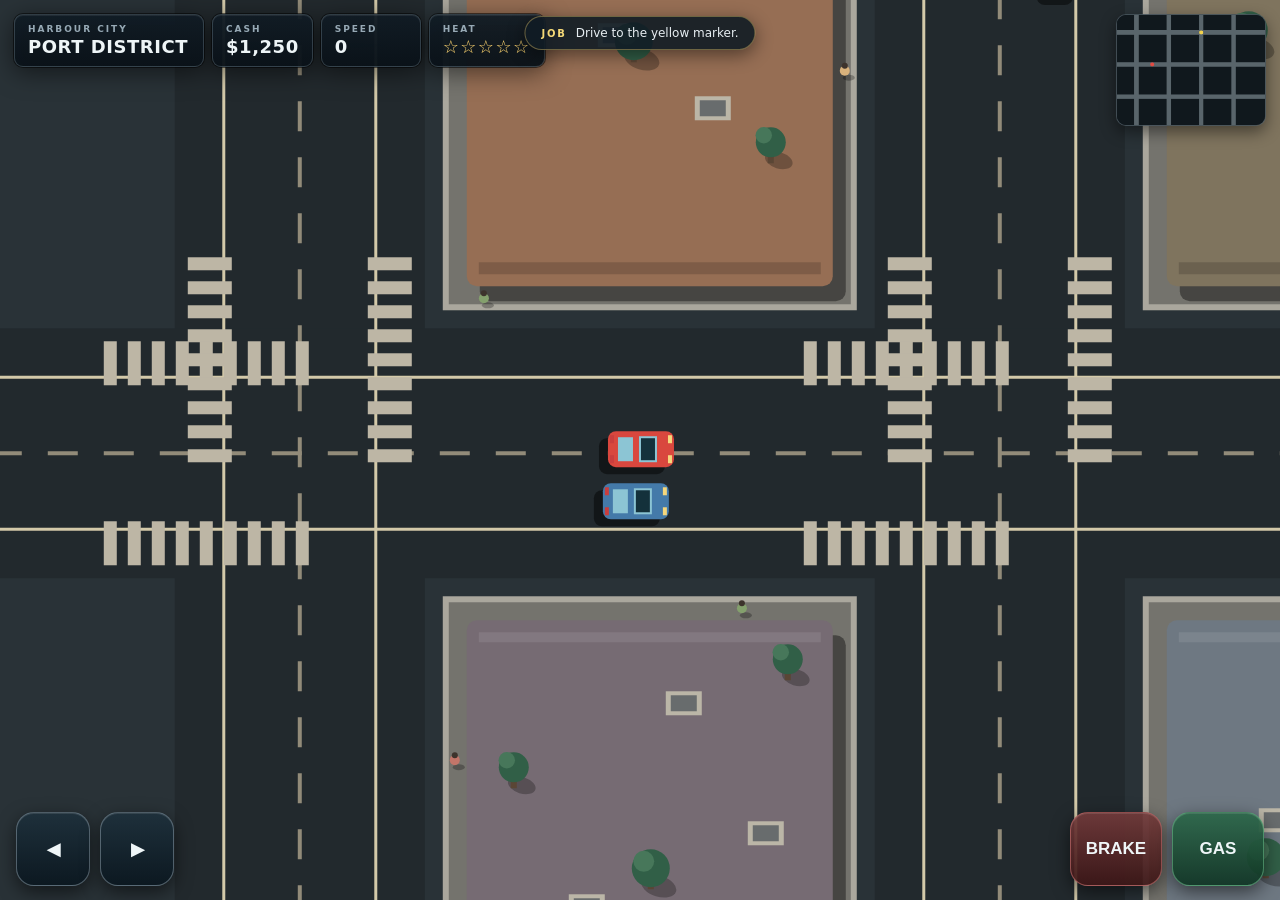
<file: gta2-proof/index.html>
<!doctype html>
<html lang="en">
<head>
<meta charset="utf-8">
<meta name="viewport" content="width=device-width,initial-scale=1,maximum-scale=1,user-scalable=no,viewport-fit=cover">
<meta name="apple-mobile-web-app-capable" content="yes">
<meta name="theme-color" content="#0c1117">
<title>Harbour City — Top Down Proof</title>
<link rel="stylesheet" href="style.css?v=5">
</head>
<body>
<div id="rotate"><b>ROTATE TO LANDSCAPE</b><span>This proof is designed for landscape play.</span></div>
<main id="app">
  <canvas id="game"></canvas>
  <header class="hud">
    <section class="brand"><small>HARBOUR CITY</small><b>PORT DISTRICT</b></section>
    <section class="stat"><span>CASH</span><b id="cash">$1,250</b></section>
    <section class="stat"><span>SPEED</span><b id="speed">0</b></section>
    <section class="stat wanted"><span>HEAT</span><b id="wanted">☆☆☆☆☆</b></section>
  </header>
  <div class="objective" id="objective"><b>JOB</b><span>Drive to the yellow marker.</span></div>
  <div class="minimap"><canvas id="map"></canvas></div>
  <div class="controls" aria-label="Touch driving controls">
    <div class="steer"><button id="left">◀</button><button id="right">▶</button></div>
    <div class="pedals"><button id="brake">BRAKE</button><button id="gas">GAS</button></div>
  </div>
  <div class="toast" id="toast"></div>
</main>
<script src="game-v5.js?v=5"></script>
</body>
</html>
</file>
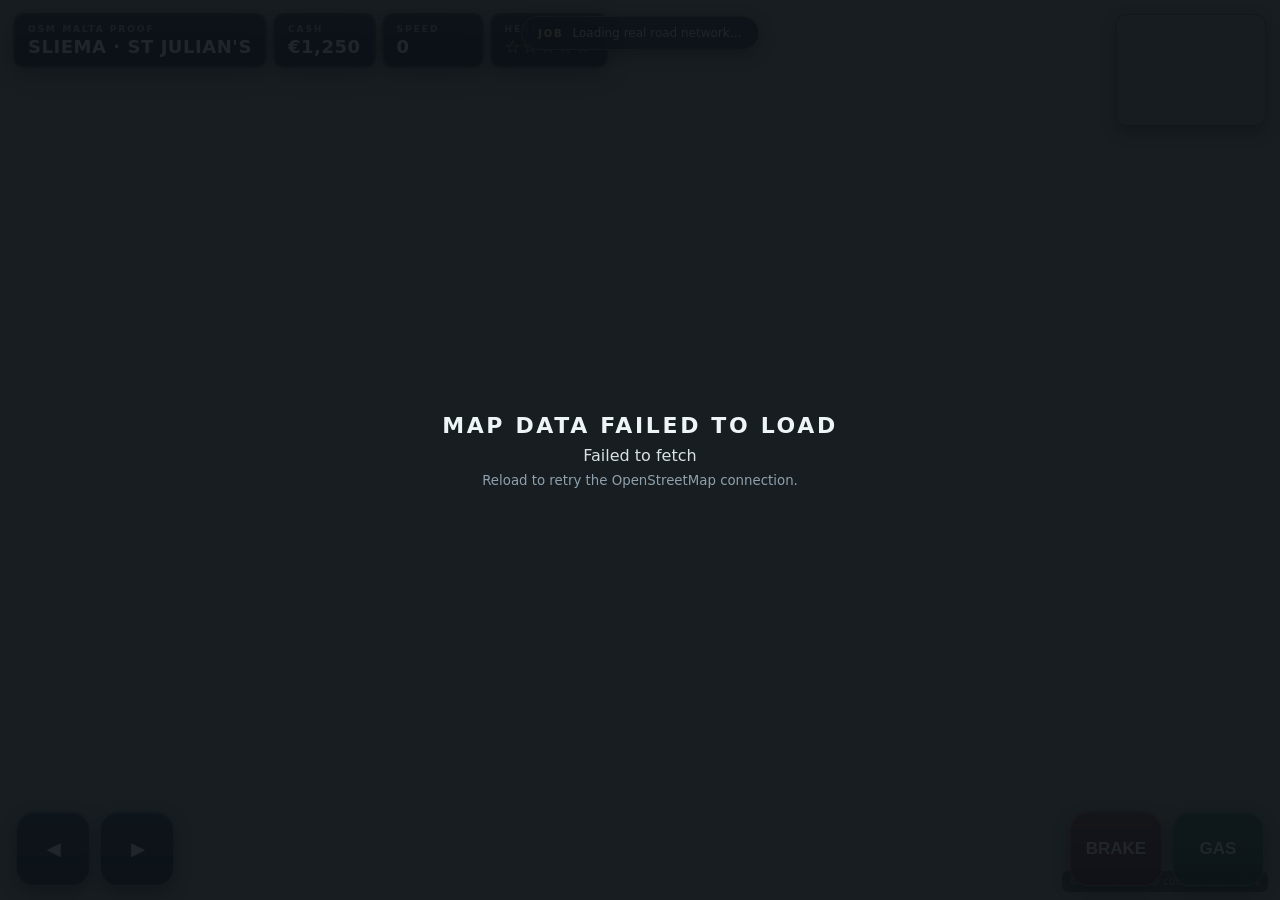
<file: malta-proof/index.html>
<!doctype html>
<html lang="en">
<head>
<meta charset="utf-8">
<meta name="viewport" content="width=device-width,initial-scale=1,maximum-scale=1,user-scalable=no,viewport-fit=cover">
<meta name="apple-mobile-web-app-capable" content="yes">
<meta name="theme-color" content="#0c1117">
<title>Harbour City Malta — OSM Proof</title>
<link rel="stylesheet" href="../gta2-proof/style.css?v=6">
<style>
#loading{position:absolute;inset:0;z-index:20;display:flex;flex-direction:column;align-items:center;justify-content:center;gap:8px;background:#0b1117e8;text-align:center;padding:24px}#loading b{font-size:22px;letter-spacing:.12em}#loading span{color:#d7e1e6}#loading small{color:#8fa1ac;max-width:520px}.osm-credit{position:absolute;right:max(12px,env(safe-area-inset-right));bottom:max(8px,env(safe-area-inset-bottom));z-index:4;font-size:10px;color:#d7e1e6aa;background:#0b111799;padding:5px 7px;border-radius:6px;pointer-events:none}
</style>
</head>
<body>
<div id="rotate"><b>ROTATE TO LANDSCAPE</b><span>This proof is designed for landscape play.</span></div>
<main id="app">
  <canvas id="game"></canvas>
  <div id="loading"><b>LOADING REAL MALTA</b><span>Fetching Sliema–St Julian’s streets and buildings from OpenStreetMap…</span><small>This version uses actual map geometry, not a hand-drawn approximation.</small></div>
  <header class="hud">
    <section class="brand"><small>OSM MALTA PROOF</small><b>SLIEMA · ST JULIAN'S</b></section>
    <section class="stat"><span>CASH</span><b id="cash">€1,250</b></section>
    <section class="stat"><span>SPEED</span><b id="speed">0</b></section>
    <section class="stat wanted"><span>HEAT</span><b id="wanted">☆☆☆☆☆</b></section>
  </header>
  <div class="objective" id="objective"><b>JOB</b><span>Loading real road network…</span></div>
  <div class="minimap"><canvas id="map"></canvas></div>
  <div class="controls" aria-label="Touch driving controls">
    <div class="steer"><button id="left">◀</button><button id="right">▶</button></div>
    <div class="pedals"><button id="brake">BRAKE</button><button id="gas">GAS</button></div>
  </div>
  <div class="toast" id="toast"></div>
  <div class="osm-credit">© OpenStreetMap contributors · ODbL</div>
</main>
<script src="game-v4.js?v=4"></script>
</body>
</html>
</file>
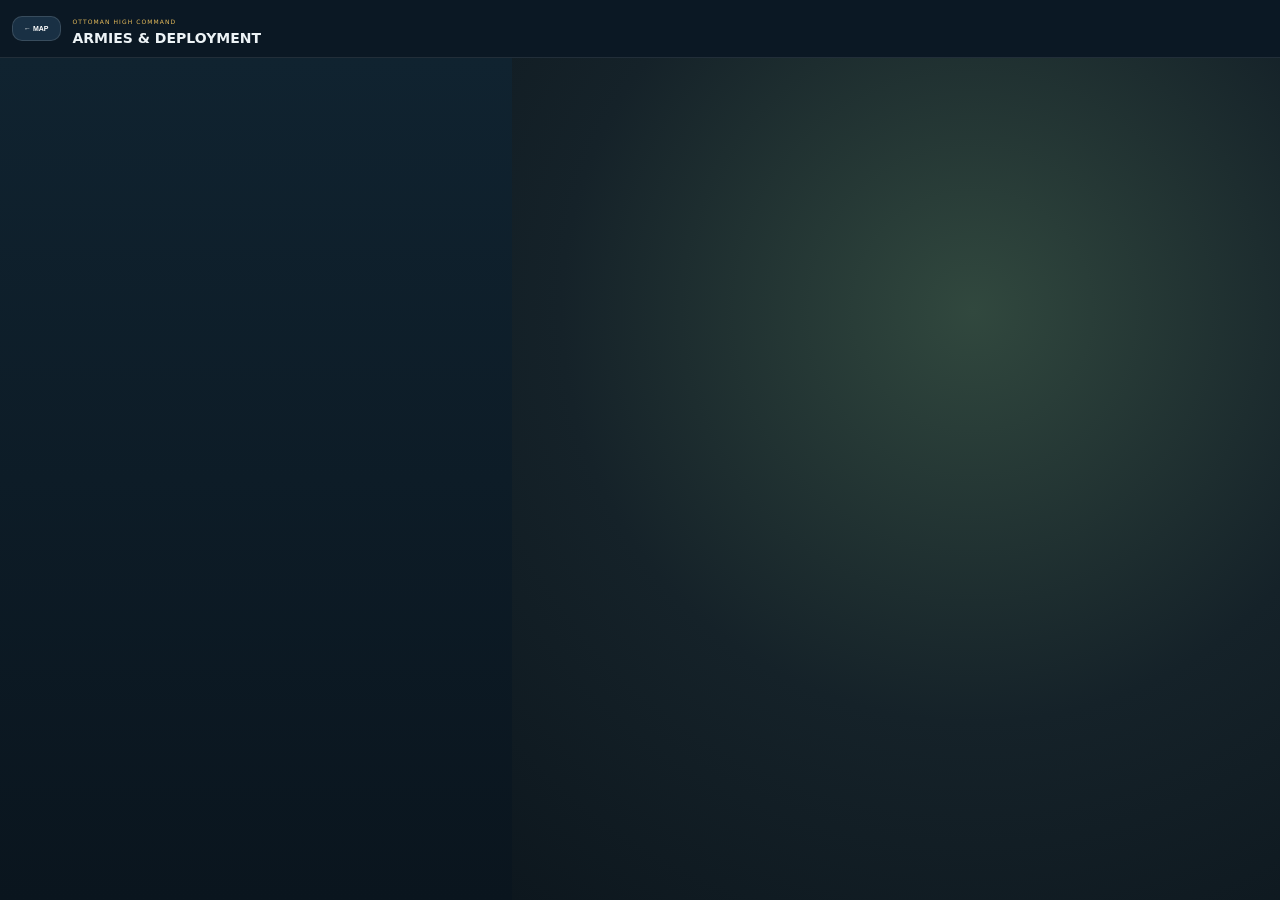
<file: army.html>
<!doctype html><html><head><meta charset="UTF-8"><meta name="viewport" content="width=device-width,initial-scale=1,maximum-scale=1,user-scalable=no,viewport-fit=cover"><meta name="apple-mobile-web-app-capable" content="yes"><title>Chronicle Defence — Armies</title><link rel="stylesheet" href="army.css?v=11"></head><body><header><button id="back">← MAP</button><div><small>OTTOMAN HIGH COMMAND</small><h1>ARMIES & DEPLOYMENT</h1></div><div id="summary"></div></header><main><section id="army-list"></section><aside><div id="army-detail"></div></aside></main><div id="toast"></div><script type="module" src="src/army-ui.js?v=11"></script></body></html>
</file>
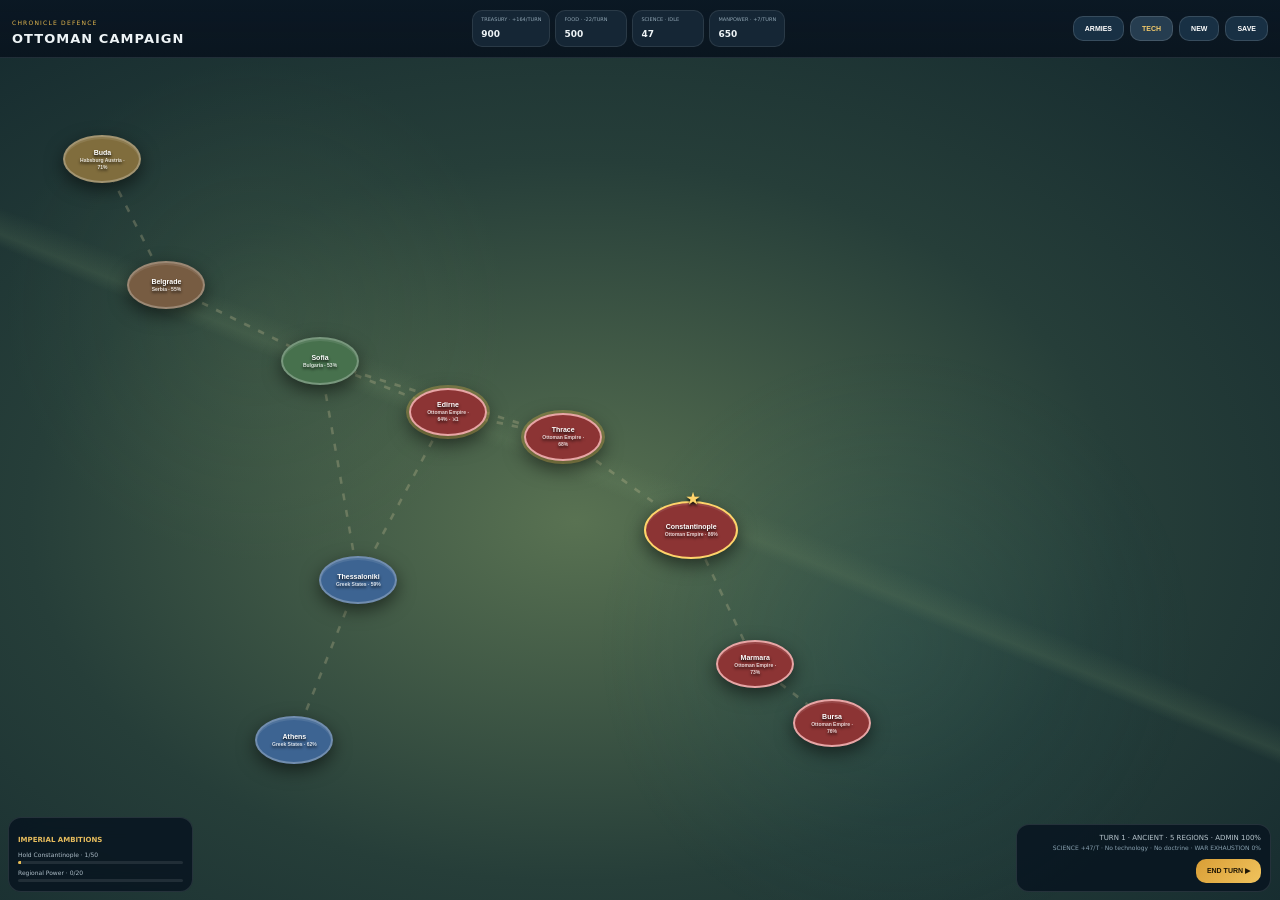
<file: campaign-battle.html>
<!doctype html><html><head><meta charset="UTF-8"><meta http-equiv="Cache-Control" content="no-cache, no-store, must-revalidate"><meta name="viewport" content="width=device-width,initial-scale=1,maximum-scale=1,user-scalable=no,viewport-fit=cover"><meta name="apple-mobile-web-app-capable" content="yes"><title>Chronicle Defence — Battle</title><link rel="stylesheet" href="campaign-battle.css?v=8"></head><body><div id="rotate"><b>↻</b><strong>TURN TO LANDSCAPE</strong></div><main><header><div class="battle-id"><small>CAMPAIGN BATTLE</small><h1 id="battle-title">ASSAULT</h1></div><div class="hud"><div><span>GOLD</span><b id="gold">0</b></div><div><span>BASE</span><b id="lives">20</b></div><div><span>WAVE</span><b id="wave">0 / 12</b></div><div><span>ERA</span><b id="era-name">—</b></div></div><button id="retreat">RETREAT</button></header><section class="stage"><canvas id="battle" width="960" height="600"></canvas><div class="mission"><b id="region-name">—</b><span id="msg">Drag a defence onto open terrain.</span></div><div class="arsenal open"><button id="arsenal-toggle"><span>ARSENAL</span><b>⌄</b></button><div id="arsenal-list"></div></div><div id="drag-tip">DRAG TO DEPLOY</div><div id="tower-panel" class="tower-panel"><button id="tower-close">×</button><div id="tower-info"></div><div id="upgrade-actions"></div><button id="sell-tower" class="sell">SELL</button></div><div class="commands"><button id="start-wave">START WAVE ▶</button></div><div id="result" class="result"><h2 id="result-title"></h2><p id="result-text"></p><button id="return-map">RETURN TO CAMPAIGN</button></div></section></main><script type="module" src="src/campaign-battle.js?v=8"></script></body></html>
</file>
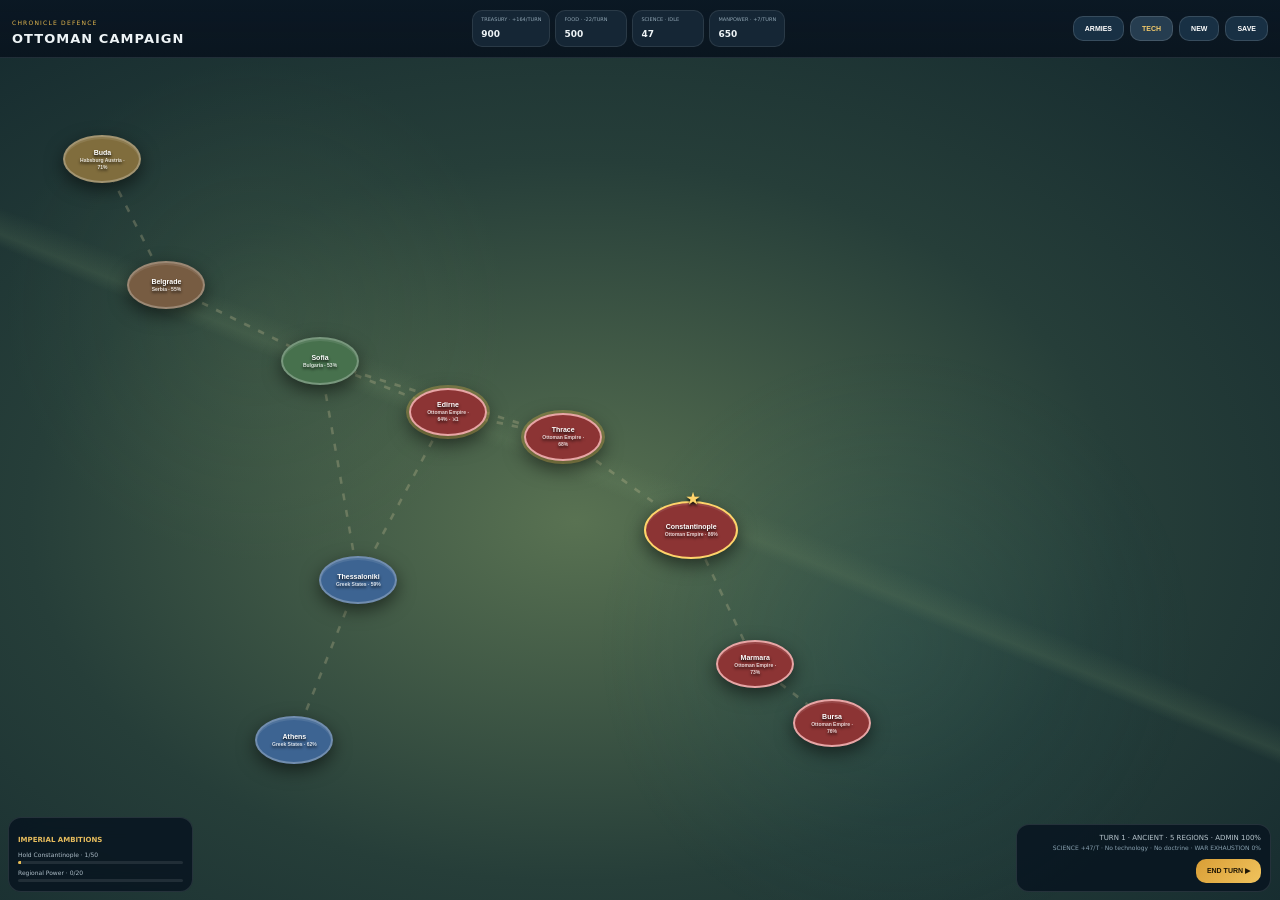
<file: campaign.html>
<!doctype html><html><head><meta charset="UTF-8"><meta http-equiv="Cache-Control" content="no-cache, no-store, must-revalidate"><meta http-equiv="Pragma" content="no-cache"><meta http-equiv="Expires" content="0"><meta name="viewport" content="width=device-width,initial-scale=1,maximum-scale=1,user-scalable=no,viewport-fit=cover"><meta name="apple-mobile-web-app-capable" content="yes"><title>Chronicle Defence — Campaign</title><link rel="stylesheet" href="campaign.css?v=11"></head><body><div id="rotate"><b>↻</b><strong>TURN TO LANDSCAPE</strong></div><main><header><div><small>CHRONICLE DEFENCE</small><h1>OTTOMAN CAMPAIGN</h1></div><div id="resources"></div><button id="army">ARMIES</button><button id="tech">TECH</button><button id="new-campaign">NEW</button><button id="save">SAVE</button></header><section class="map"><svg id="links" viewBox="0 0 1000 600" preserveAspectRatio="none"></svg><div id="regions"></div><aside id="detail"><button id="close">×</button><div id="detail-body"></div></aside><aside id="tech-panel"><div class="tech-head"><div><small>CIVILIZATION RESEARCH</small><h2 id="tech-era">ANCIENT AGE</h2></div><button id="tech-close">×</button></div><div id="era-progress"></div><div id="tech-tree"></div></aside><div class="objectives"><b>IMPERIAL AMBITIONS</b><div id="objectives"></div></div><div class="turnbox"><div id="turn"></div><button id="end-turn">END TURN ▶</button></div><div id="event"></div></section></main><script type="module" src="src/campaign-ui.js?v=11"></script></body></html>
</file>
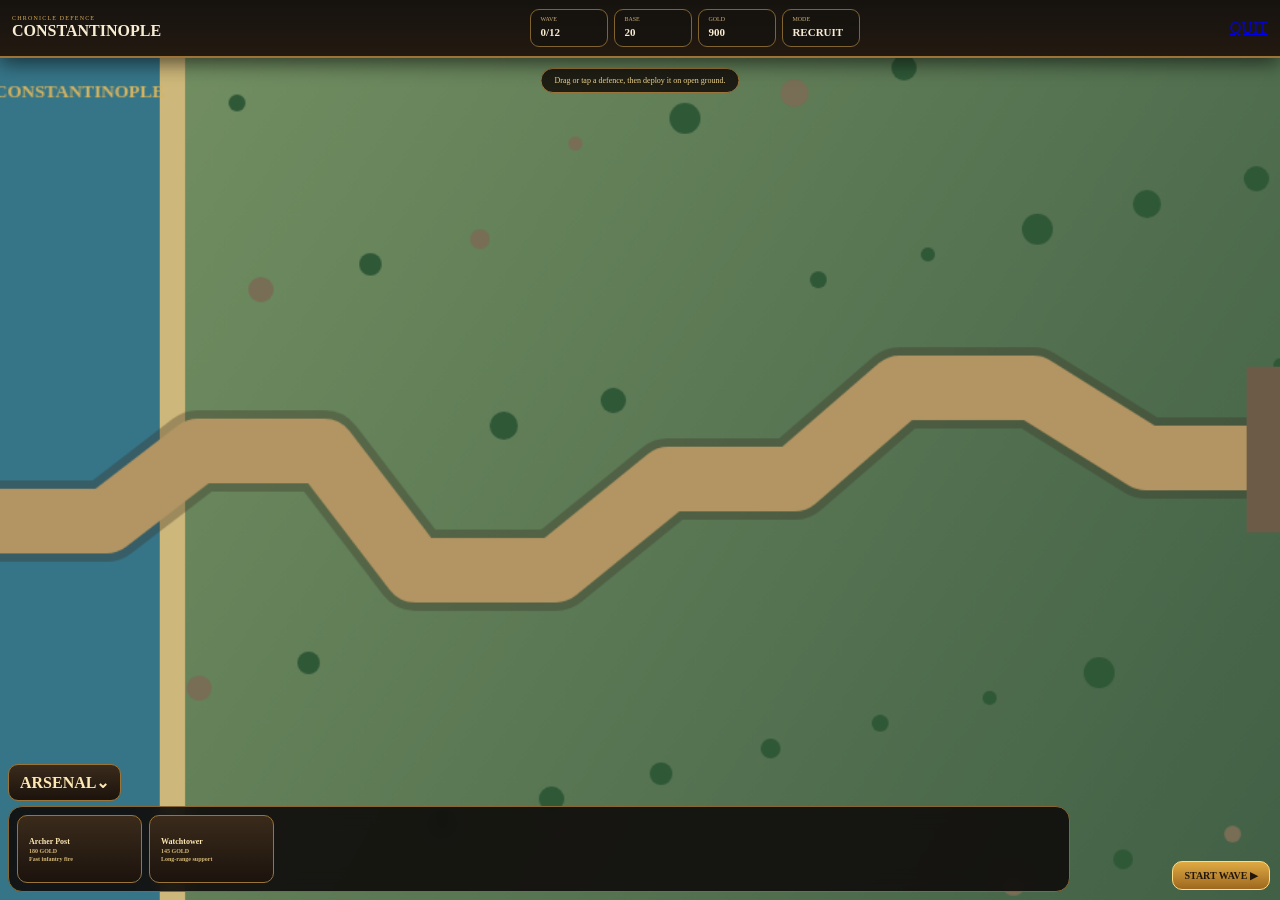
<file: ottoman-battle.html>
<!doctype html><html><head><meta charset="UTF-8"><meta http-equiv="Cache-Control" content="no-cache, no-store, must-revalidate"><meta name="viewport" content="width=device-width,initial-scale=1,maximum-scale=1,user-scalable=no,viewport-fit=cover"><meta name="apple-mobile-web-app-capable" content="yes"><meta name="theme-color" content="#0d1510"><title>Chronicle Defence — Battle</title><link rel="stylesheet" href="ottoman-battle.css?v=4"></head><body><div id="rotate"><b>↻</b><strong>TURN TO LANDSCAPE</strong></div><main><header><div><small>CHRONICLE DEFENCE</small><h1 id="battle-name">OTTOMAN BATTLE</h1></div><div class="hud"><div><span>WAVE</span><b id="wave">0/12</b></div><div><span>BASE</span><b id="lives">20</b></div><div><span>GOLD</span><b id="gold">0</b></div><div><span>MODE</span><b id="mode">RECRUIT</b></div></div><a id="quit" href="index.html?v=4&screen=maps">QUIT</a></header><section class="stage"><canvas id="battle" width="960" height="600"></canvas><div id="mission" class="mission">Loading battlefield…</div><div class="arsenal open"><button id="arsenal-toggle">ARSENAL⌄</button><div id="arsenal-list"></div></div><aside id="tower-panel"><button id="tower-close">×</button><div id="tower-info"></div><div id="upgrades"></div><button id="sell">SELL</button></aside><div class="commands"><button id="start-wave">START WAVE ▶</button></div><div id="result"><h2 id="result-title"></h2><p id="result-text"></p><a id="return-home" href="index.html?v=4&screen=maps">RETURN TO MAPS</a></div><div id="startup-error" style="display:none;position:absolute;inset:20% 15%;z-index:50;background:#160d0df2;border:2px solid #b88a45;border-radius:18px;padding:24px;color:#ffe9b0;font-family:Georgia,serif"><h2>BATTLE FAILED TO START</h2><p id="startup-error-text"></p><a href="index.html?v=4&screen=maps" style="display:inline-block;margin-top:12px;padding:10px 16px;background:#315e2f;border:1px solid #d3a34b;border-radius:10px;color:#fff0b0;text-decoration:none">RETURN TO MAPS</a></div></section></main><script>window.addEventListener('error',function(e){var box=document.getElementById('startup-error'),txt=document.getElementById('startup-error-text');if(box&&txt){txt.textContent=e.message||'Unknown startup error';box.style.display='block';}});window.addEventListener('unhandledrejection',function(e){var box=document.getElementById('startup-error'),txt=document.getElementById('startup-error-text');if(box&&txt){txt.textContent=(e.reason&&e.reason.message)||String(e.reason||'Unknown startup error');box.style.display='block';}});</script><script type="module" src="src/ottoman-battle.js?v=4"></script></body></html>
</file>
<file: gta2-proof/style.css>
*{box-sizing:border-box}html,body{margin:0;width:100%;height:100%;overflow:hidden;background:#0b1117;font-family:Inter,ui-sans-serif,system-ui,-apple-system,BlinkMacSystemFont,"Segoe UI",sans-serif;color:#eef5f7;touch-action:none}body{overscroll-behavior:none}#app{position:fixed;inset:0;background:#0b1117}canvas#game{position:absolute;inset:0;width:100%;height:100%;display:block;background:#24323b}.hud{position:absolute;top:max(14px,env(safe-area-inset-top));left:max(14px,env(safe-area-inset-left));display:flex;gap:8px;z-index:5;filter:drop-shadow(0 5px 12px #0008)}.hud section{background:linear-gradient(180deg,#111c25f2,#0a1219f2);border:1px solid #7d8f9b55;box-shadow:inset 0 1px 0 #ffffff12,0 0 0 1px #0008;border-radius:9px;padding:9px 13px;min-width:100px}.hud .brand{min-width:190px}.hud small,.hud span{display:block;font-size:9px;letter-spacing:.22em;color:#97a9b5;font-weight:700}.hud b{display:block;margin-top:2px;font-size:18px;letter-spacing:.03em}.hud .wanted b{letter-spacing:.08em;color:#ffd670}.objective{position:absolute;left:50%;top:max(16px,env(safe-area-inset-top));transform:translateX(-50%);z-index:5;background:#111c25e8;border:1px solid #e8c96966;border-radius:999px;padding:9px 16px;display:flex;gap:9px;align-items:center;box-shadow:0 5px 18px #0007}.objective b{font-size:10px;letter-spacing:.18em;color:#f5d977}.objective span{font-size:12px;color:#e7eef2}.minimap{position:absolute;right:max(14px,env(safe-area-inset-right));top:max(14px,env(safe-area-inset-top));width:150px;height:112px;z-index:5;border:1px solid #8ea0aa66;border-radius:10px;background:#091118cc;box-shadow:0 6px 16px #0007;overflow:hidden}.minimap canvas{width:100%;height:100%;display:block}.controls{position:absolute;left:0;right:0;bottom:max(14px,env(safe-area-inset-bottom));z-index:6;display:flex;justify-content:space-between;padding:0 max(16px,env(safe-area-inset-left));pointer-events:none}.controls>div{display:flex;gap:10px;pointer-events:auto}.controls button{appearance:none;border:1px solid #a7bac66c;background:linear-gradient(180deg,#1e303cee,#0b1720ee);color:#eff6f8;border-radius:18px;min-width:74px;height:74px;font-weight:800;font-size:17px;box-shadow:inset 0 1px 0 #ffffff1a,0 6px 18px #0008}.controls button:active,.controls button.active{transform:translateY(2px);background:linear-gradient(180deg,#385365,#142a37);border-color:#d8e8ef99}.pedals #gas{min-width:92px;background:linear-gradient(180deg,#2c6749ee,#103524ee);border-color:#6fc18e88}.pedals #brake{min-width:92px;background:linear-gradient(180deg,#713a3aee,#3d1717ee);border-color:#d7797988}.toast{position:absolute;left:50%;bottom:118px;transform:translateX(-50%) translateY(10px);z-index:7;background:#0c151dcc;border:1px solid #c7d5dc55;color:#fff;border-radius:9px;padding:10px 14px;opacity:0;transition:.18s ease;pointer-events:none;font-weight:700;font-size:12px;box-shadow:0 6px 16px #0007}.toast.show{opacity:1;transform:translateX(-50%) translateY(0)}#rotate{display:none;position:fixed;inset:0;z-index:30;background:#0b1117;color:#fff;align-items:center;justify-content:center;flex-direction:column;gap:8px;text-align:center}#rotate b{font-size:22px}#rotate span{color:#97a9b5}@media(orientation:portrait){#rotate{display:flex}}@media(max-width:920px){.hud section{min-width:80px;padding:7px 10px}.hud .brand{min-width:156px}.hud b{font-size:15px}.minimap{width:118px;height:88px}.objective{top:82px}.controls button{min-width:66px;height:66px}.pedals #gas,.pedals #brake{min-width:76px}}
</file>
<file: army.css>
*{box-sizing:border-box;-webkit-tap-highlight-color:transparent}html,body{margin:0;width:100%;height:100%;overflow:hidden;background:#07111a;color:#edf3f6;font-family:Inter,system-ui,sans-serif}header{height:58px;display:flex;align-items:center;gap:12px;padding:8px max(12px,env(safe-area-inset-right)) 8px max(12px,env(safe-area-inset-left));background:#0b1824;border-bottom:1px solid #ffffff18}header h1{font-size:14px;margin:2px 0}header small{font-size:6px;letter-spacing:.18em;color:#e8bd5b}button{border:1px solid #ffffff22;background:#193044;color:#fff;border-radius:10px;padding:8px 11px;font-size:7px;font-weight:800}#summary{margin-left:auto;font-size:7px;color:#9fb1bc}main{display:grid;grid-template-columns:40% 60%;height:calc(100% - 58px)}#army-list{padding:12px;overflow:auto;background:linear-gradient(180deg,#102330,#0a151e)}aside{padding:12px;overflow:auto;background:radial-gradient(circle at 60% 30%,#31483e,#152229 55%,#0d171e)}.army-card{width:100%;text-align:left;padding:12px;margin-bottom:9px;background:#142936;border:1px solid #ffffff18;border-radius:14px}.army-card.active{border-color:#d7ad4d}.army-card b{display:block;font-size:10px}.army-card span{font-size:6px;color:#9fb0bb}.panel{padding:14px;border-radius:16px;background:#0b1924e8;border:1px solid #ffffff1c}.panel h2{margin:0 0 4px;font-size:18px}.meta{font-size:7px;color:#a9bbc5;margin-bottom:10px}.unit-grid{display:grid;grid-template-columns:1fr 1fr;gap:7px}.unit{padding:9px;border-radius:10px;background:#142734;border:1px solid #ffffff16}.unit b{display:block;font-size:8px}.unit span{font-size:6px;color:#9db0bc}.queue{margin-top:10px}.queue h3,.recruit h3,.move h3{font-size:8px;color:#e6bd5d;letter-spacing:.1em}.recruit-list{display:grid;grid-template-columns:1fr 1fr;gap:6px}.recruit-list button{text-align:left}.recruit-list button span{display:block;font-size:5.5px;color:#a8bac5}.move-list{display:flex;flex-wrap:wrap;gap:6px}.bar{height:5px;border-radius:5px;background:#ffffff14;overflow:hidden;margin-top:4px}.bar i{display:block;height:100%;background:#d9ad4d}#toast{position:fixed;left:50%;bottom:12px;transform:translateX(-50%) translateY(20px);opacity:0;background:#091722e8;border:1px solid #ffffff22;border-radius:14px;padding:9px 14px;font-size:7px;transition:.2s}#toast.show{opacity:1;transform:translateX(-50%)}@media(max-height:430px){header{height:48px}main{height:calc(100% - 48px)}.panel{padding:9px}.unit{padding:6px}.army-card{padding:8px}.panel h2{font-size:14px}}
</file>
<file: campaign-battle.css>
*{box-sizing:border-box;-webkit-tap-highlight-color:transparent}html,body{margin:0;width:100%;height:100%;overflow:hidden;background:#071018;color:#f6f3e9;font-family:Inter,system-ui,sans-serif;touch-action:none}button{font:inherit}header{height:54px;position:fixed;z-index:30;top:0;left:0;right:0;display:flex;align-items:center;gap:10px;padding:5px max(12px,env(safe-area-inset-right)) 5px max(12px,env(safe-area-inset-left));background:linear-gradient(180deg,#101c23f5,#0a141ae3);border-bottom:1px solid #ffffff16;backdrop-filter:blur(14px)}.battle-id{min-width:190px}.battle-id small{font-size:5px;letter-spacing:.19em;color:#e4b557}.battle-id h1{font-size:12px;margin:2px 0;letter-spacing:.04em}.hud{display:flex;gap:5px;margin:auto}.hud div{min-width:64px;padding:5px 8px;border-radius:11px;background:linear-gradient(180deg,#20313a,#13232c);border:1px solid #ffffff17;box-shadow:inset 0 1px #ffffff0d}.hud span{display:block;font-size:5px;color:#9baab0}.hud b{display:block;font-size:9px;margin-top:1px}button{border:1px solid #ffffff22;border-radius:11px;background:#19313d;color:#fff;font-weight:800;font-size:7px;padding:8px 10px}#retreat{background:linear-gradient(#74433d,#59322e)}.stage{position:fixed;inset:54px 0 0;background:#496d45;overflow:hidden}canvas{position:absolute;inset:0;width:100%;height:100%;object-fit:cover;touch-action:none}.mission{position:absolute;z-index:7;left:50%;top:8px;transform:translateX(-50%);padding:6px 11px;border-radius:14px;background:#0b171be2;border:1px solid #ffffff18;backdrop-filter:blur(9px);text-align:center;pointer-events:none}.mission b{display:block;color:#e6c16f;font-size:7px;letter-spacing:.08em}.mission span{display:block;font-size:6px;color:#c3d0d0;margin-top:2px}.arsenal{position:absolute;left:max(8px,env(safe-area-inset-left));bottom:max(8px,env(safe-area-inset-bottom));z-index:12}.arsenal>button{height:34px;min-width:112px;display:flex;justify-content:space-between;gap:15px;align-items:center;padding:0 11px;background:linear-gradient(#1f3540,#10232d);box-shadow:0 8px 20px #0007}.arsenal>button span{font-size:7px;letter-spacing:.08em}.arsenal>button b{color:#e7bc5b}#arsenal-list{display:none;position:absolute;left:0;bottom:40px;width:min(720px,76vw);padding:7px;border-radius:16px;background:#0a171de9;border:1px solid #ffffff1e;backdrop-filter:blur(15px);gap:7px;overflow-x:auto;box-shadow:0 14px 40px #0009}.arsenal.open #arsenal-list{display:flex}.tower-btn{position:relative;flex:0 0 122px;height:72px;text-align:left;padding:8px 9px 7px 42px;background:linear-gradient(145deg,#28414b,#12242d);border:1px solid #ffffff15;overflow:hidden}.tower-btn:before{content:"";position:absolute;left:8px;top:15px;width:26px;height:34px;border-radius:8px;background:radial-gradient(circle at 50% 25%,#e8d7b7 0 16%,transparent 17%),linear-gradient(90deg,transparent 40%,#253829 41% 60%,transparent 61%),linear-gradient(#5f704d,#364c39);box-shadow:0 6px 10px #0005}.tower-btn.artillery:before{height:26px;top:20px;background:linear-gradient(155deg,transparent 43%,#1c2527 44% 58%,transparent 59%),linear-gradient(#5d6649,#303c34);border-radius:9px}.tower-btn.antiarmor:before{background:linear-gradient(155deg,transparent 43%,#263033 44% 55%,transparent 56%),linear-gradient(#58644f,#33423a)}.tower-btn.active{border-color:#f1c463;box-shadow:inset 0 0 0 1px #f1c46333}.tower-btn.locked{opacity:.45}.tower-btn b{display:block;font-size:7px;line-height:1.2}.tower-btn span{display:block;font-size:6px;color:#f1c463;margin-top:4px}.tower-btn em{display:block;font-size:5px;color:#9fb0b4;font-style:normal;margin-top:2px}.commands{position:absolute;right:max(9px,env(safe-area-inset-right));bottom:max(9px,env(safe-area-inset-bottom));z-index:13}.commands button{min-width:116px;background:linear-gradient(135deg,#d89b35,#f3c965);color:#251803;border:0;box-shadow:0 8px 20px #0008}.tower-panel{position:absolute;z-index:14;right:max(9px,env(safe-area-inset-right));top:58px;width:220px;padding:11px;border-radius:16px;background:#0b171def;border:1px solid #ffffff20;backdrop-filter:blur(16px);box-shadow:0 18px 45px #0009;transform:translateX(calc(100% + 20px));transition:.18s}.tower-panel.show{transform:none}.tower-panel>button:first-child{float:right;width:26px;height:26px;padding:0;font-size:14px}.tower-panel h3{font-size:11px;margin:2px 30px 4px 0}.tower-panel .sub{font-size:6px;color:#a7b7bb;line-height:1.5}.tier{display:inline-block;margin-top:6px;padding:3px 7px;border-radius:9px;background:#e3b65722;color:#e7c473;font-size:6px}.upgrade-grid{display:grid;grid-template-columns:1fr 1fr;gap:6px;margin-top:9px}.upgrade-grid button{padding:7px;text-align:left;background:#1a3039}.upgrade-grid button b{display:block;font-size:6px}.upgrade-grid button span{display:block;font-size:5px;color:#a9b9bc;margin-top:3px;line-height:1.3}.upgrade-grid button strong{display:block;color:#e6bc5e;font-size:6px;margin-top:4px}.sell{width:100%;margin-top:7px;background:#5c3733}.result{display:none;position:absolute;z-index:40;left:50%;top:50%;transform:translate(-50%,-50%);width:min(390px,72vw);padding:20px;border-radius:20px;background:#09151bf7;border:1px solid #ffffff20;text-align:center;box-shadow:0 26px 80px #000d}.result.show{display:block}.result h2{font-size:22px;margin:0 0 7px}.result p{font-size:8px;line-height:1.55;color:#b9c5c8}.result button{background:linear-gradient(135deg,#d89d38,#f0c565);color:#241805;border:0}.result:before{content:"";position:absolute;inset:5px;border:1px solid #e5b85a22;border-radius:16px;pointer-events:none}#drag-tip{position:absolute;z-index:20;left:50%;bottom:18px;transform:translate(-50%,20px);opacity:0;padding:6px 10px;border-radius:12px;background:#0c171ddd;color:#f0ca74;font-size:6px;letter-spacing:.08em;pointer-events:none;transition:.15s}body.dragging #drag-tip{transform:translate(-50%,0);opacity:1}#rotate{display:none;position:fixed;z-index:100;inset:0;background:#071018;align-items:center;justify-content:center;flex-direction:column;gap:8px}#rotate b{font-size:42px;color:#e6bb55}@media(max-width:700px) and (orientation:portrait){#rotate{display:flex}main{display:none}}@media(max-height:420px){header{height:44px}.stage{inset:44px 0 0}.battle-id{min-width:150px}.battle-id h1{font-size:9px}.hud div{min-width:55px;padding:3px 6px}.tower-btn{height:62px;flex-basis:112px}.tower-panel{top:48px;width:205px}.mission{top:5px}}
</file>
<file: campaign.css>
*{box-sizing:border-box;-webkit-tap-highlight-color:transparent}html,body{margin:0;width:100%;height:100%;overflow:hidden;background:#07111a;color:#eef4f6;font-family:Inter,system-ui,sans-serif}main{height:100%}header{height:58px;position:relative;z-index:20;display:flex;align-items:center;gap:6px;padding:5px max(12px,env(safe-area-inset-right)) 5px max(12px,env(safe-area-inset-left));background:linear-gradient(#0b1824f5,#0a1620df);border-bottom:1px solid #ffffff18}header small{font-size:6px;letter-spacing:.2em;color:#e5b84f}h1{font-size:13px;margin:2px 0;letter-spacing:.08em}#resources{display:flex;gap:5px;margin:auto}.res{min-width:72px;padding:5px 8px;border-radius:10px;background:#152635;border:1px solid #ffffff17}.res span{display:block;font-size:5px;color:#91a6b4;white-space:nowrap}.res b{font-size:9px}button{border:1px solid #ffffff22;background:#183044;color:white;border-radius:10px;padding:8px 11px;font-weight:800;font-size:7px}button:disabled{opacity:.4}#tech{background:#263d50;color:#f3ca6a}.map{position:absolute;inset:58px 0 0;background:radial-gradient(ellipse at 45% 55%,#597252,#263e39 55%,#14292e);overflow:hidden}.map:before{content:"";position:absolute;inset:0;background:linear-gradient(22deg,transparent 48%,#6a866344 49%,transparent 51%),radial-gradient(circle at 20% 30%,#87a76c22,transparent 22%),radial-gradient(circle at 70% 70%,#1b536044,transparent 28%);opacity:.8}#links{position:absolute;inset:0;width:100%;height:100%}#links line{stroke:#e5d5a73d;stroke-width:2;stroke-dasharray:5 7}.region{position:absolute;transform:translate(-50%,-50%);width:78px;height:48px;border-radius:50%;border:2px solid #ffffff44;box-shadow:0 6px 18px #0008,inset 0 2px #ffffff18;color:white;text-shadow:0 2px 3px #000;background:#596f4c}.region.ottoman{background:#8c3434;border-color:#e7a5a5}.region.greece{background:#3d6492}.region.bulgaria{background:#47714d}.region.serbia{background:#775c42}.region.austria{background:#806d3d}.region.frontier{box-shadow:0 0 0 3px #e2b74c55,0 7px 20px #0009}.region b{display:block;font-size:7px}.region span{font-size:5px;opacity:.8}.capital{width:94px;height:58px;border-color:#ffd46b!important}.capital:before{content:'★';position:absolute;top:-13px;left:40px;color:#ffd46b;font-size:15px}.objectives{position:absolute;left:max(8px,env(safe-area-inset-left));bottom:max(8px,env(safe-area-inset-bottom));width:185px;padding:9px;border-radius:13px;background:#091722e8;border:1px solid #ffffff1c;backdrop-filter:blur(10px)}.objectives>b{font-size:7px;color:#e7bd5d}.obj{font-size:6px;color:#adbdc7;margin-top:5px}.bar{height:3px;background:#ffffff18;margin-top:3px;border-radius:3px;overflow:hidden}.bar i{display:block;height:100%;background:#e6bb55}.turnbox{position:absolute;right:max(9px,env(safe-area-inset-right));bottom:max(8px,env(safe-area-inset-bottom));padding:8px 9px;border-radius:13px;background:#091722e8;border:1px solid #ffffff1c;text-align:right;min-width:255px}.turnbox>div{font-size:7px;color:#b8c6ce;margin-bottom:5px;line-height:1.45}.turnbox>div span{font-size:6px;color:#88a0af}.turnbox button{background:linear-gradient(135deg,#d99e36,#f0c35d);color:#201705;border:0}#detail,#tech-panel{position:absolute;z-index:15;right:8px;top:8px;bottom:65px;width:min(330px,42vw);padding:12px;background:#0b1924f5;border:1px solid #ffffff22;border-radius:16px;backdrop-filter:blur(18px);transform:translateX(calc(100% + 20px));transition:.2s;overflow:auto}#detail.open,#tech-panel.open{transform:none}#close,#tech-close{float:right;width:28px;height:28px;padding:0;font-size:15px}.dname{font-size:17px;margin:5px 0}.owner{font-size:7px;color:#e5b84f}.metrics{display:grid;grid-template-columns:1fr 1fr;gap:5px;margin:10px 0}.metric{padding:6px;background:#142735;border-radius:8px}.metric span{display:block;font-size:5px;color:#91a7b5}.metric b{font-size:8px}.effect{font-size:7px;line-height:1.55;color:#b8c5cd;padding:7px;border-left:2px solid #e0b550;background:#101f29}.actions{display:grid;grid-template-columns:1fr 1fr;gap:5px;margin-top:9px}.actions:has(>button:only-child){grid-template-columns:1fr}.attack{background:#843d36}.friendly{background:#315e49}.investment{margin-top:9px;padding:8px;border-radius:10px;background:#10232f;border:1px solid #ffffff18}.investment>b{font-size:7px;color:#e6bd61}.investment>span{display:block;font-size:5.5px;color:#91a7b5;line-height:1.4;margin-top:5px}.invest-row{display:grid;grid-template-columns:1.3fr .8fr auto;gap:5px;margin-top:6px}.invest-row select,.invest-row input{width:100%;min-width:0;border:1px solid #ffffff22;background:#0b1822;color:#eef4f6;border-radius:8px;padding:7px;font-size:7px}.invest-row button{padding:7px 9px;background:#315e49}#event{position:absolute;z-index:50;left:50%;top:12px;transform:translateX(-50%) translateY(-30px);opacity:0;max-width:70vw;padding:8px 14px;border-radius:15px;background:#0b1823f2;border:1px solid #ffffff1b;font-size:7px;line-height:1.4;transition:.25s;pointer-events:none}#event.show{transform:translateX(-50%);opacity:1}#rotate{display:none;position:fixed;z-index:100;inset:0;background:#07111a;align-items:center;justify-content:center;flex-direction:column;gap:8px}#rotate b{font-size:44px;color:#e5b84f}.tech-head{display:flex;align-items:flex-start;justify-content:space-between}.tech-head small{font-size:6px;letter-spacing:.14em;color:#9ab0bd}.tech-head h2{font-size:14px;margin:2px 0;color:#f0c45e}.era-box{padding:9px;margin:8px 0 10px;border:1px solid #ffffff18;border-radius:10px;background:#102330}.era-box.active-project{border-color:#d9ad4e77;background:#182b31}.era-box b{font-size:8px}.era-box p{font-size:6px;color:#a7b8c3;line-height:1.45;margin:4px 0}.era-box button{width:100%;margin-top:5px;background:#775a27}.research-status{padding:8px;margin-bottom:9px;border-radius:10px;background:#0f2531;border:1px solid #ffffff18}.research-status.busy{border-color:#d8ad4d66}.research-status b,.research-status span{display:block}.research-status b{font-size:7px;color:#efc663}.research-status span{font-size:5.5px;color:#9fb1bb;line-height:1.45;margin-top:3px}.project-bar{height:5px;background:#ffffff15;border-radius:4px;overflow:hidden;margin-top:7px}.project-bar i{display:block;height:100%;background:linear-gradient(90deg,#ba8836,#f0c45e)}.branch{margin:10px 0}.branch-title{font-size:7px;letter-spacing:.12em;color:#e7bd5d;margin-bottom:5px}.tech-node{padding:7px;margin:5px 0;border-radius:9px;border:1px solid #ffffff17;background:#132633}.tech-node.ready{border-color:#d6aa4866}.tech-node.done{background:#173227;border-color:#6acb7a66}.tech-node.locked{opacity:.45}.tech-node b{display:block;font-size:7px}.tech-node span{display:block;font-size:5.5px;line-height:1.35;color:#9fb0bb;margin-top:2px}.tech-node .cost{color:#e6bd61}.tech-node button{width:100%;margin-top:5px;padding:6px;background:#1f3b4d}.tech-node.done button{background:#23452f}.tech-node button:disabled{opacity:.4}@media(max-width:700px) and (orientation:portrait){#rotate{display:flex}main{display:none}}@media(max-height:420px){header{height:46px}header h1{font-size:10px}.map{inset:46px 0 0}.res{min-width:58px;padding:3px 6px}.region{width:67px;height:40px}.objectives{width:165px;padding:6px}#detail,#tech-panel{bottom:54px;width:min(340px,46vw)}.turnbox{min-width:230px;padding:6px}.invest-row{grid-template-columns:1fr .7fr auto}}
</file>
<file: ottoman-battle.css>
*{box-sizing:border-box;-webkit-tap-highlight-color:transparent}html,body{margin:0;width:100%;height:100%;overflow:hidden;background:#101710;color:#f8ecd3;font-family:Georgia,'Times New Roman',serif}button{font:inherit}main{height:100%}header{height:58px;position:fixed;z-index:20;top:0;left:0;right:0;display:flex;align-items:center;padding:6px max(12px,env(safe-area-inset-right)) 6px max(12px,env(safe-area-inset-left));background:linear-gradient(#16130feF,#251a11e8);border-bottom:2px solid #9d7337;box-shadow:0 5px 20px #0009}header small{display:block;font-size:6px;color:#d5aa59;letter-spacing:.2em}header h1{margin:1px 0;font-size:16px}.hud{display:flex;gap:6px;margin:auto}.hud div{min-width:78px;padding:6px 9px;border:1px solid #806331;border-radius:9px;background:#17130fdd}.hud span{display:block;font-size:6px;color:#c9ad77}.hud b{font-size:11px}header button,.arsenal button,.commands button,#tower-panel button,#result button{border:1px solid #9a7439;border-radius:10px;background:linear-gradient(#3a2b1b,#1c130d);color:#ffe8b4;padding:8px 11px;font-weight:700}.stage{position:fixed;inset:58px 0 0;background:#58734f;overflow:hidden}canvas{position:absolute;inset:0;width:100%;height:100%;object-fit:cover;touch-action:none}.mission{position:absolute;z-index:5;left:50%;top:10px;transform:translateX(-50%);padding:7px 13px;border-radius:999px;background:#130e0bdc;border:1px solid #9a7438;color:#f3d58d;font-size:8px}.arsenal{position:absolute;z-index:8;left:max(8px,env(safe-area-inset-left));right:210px;bottom:max(8px,env(safe-area-inset-bottom));pointer-events:none}.arsenal>button,#arsenal-list{pointer-events:auto}.arsenal>button{min-width:110px}#arsenal-list{display:none;gap:7px;overflow-x:auto;padding:8px;margin-top:5px;border:1px solid #886634;border-radius:14px;background:#100d0be8;backdrop-filter:blur(10px)}.arsenal.open #arsenal-list{display:flex}.tower-btn{flex:0 0 125px;height:68px;text-align:left}.tower-btn b{display:block;font-size:8px}.tower-btn span,.tower-btn em{display:block;font-size:6px;color:#d5b875;margin-top:2px;font-style:normal}.tower-btn.locked{opacity:.4}.commands{position:absolute;z-index:8;right:max(10px,env(safe-area-inset-right));bottom:max(10px,env(safe-area-inset-bottom))}.commands button{background:linear-gradient(#dfaa42,#9d681f);color:#20160c;border-color:#ffdc81;font-size:10px}#tower-panel{display:none;position:absolute;z-index:9;right:10px;top:10px;width:250px;padding:12px;border:1px solid #9d763a;border-radius:16px;background:#120e0beF;box-shadow:0 10px 35px #000a}#tower-panel.show{display:block}#tower-panel h3{margin:0 0 4px;font-size:15px}#tower-panel .sub{font-size:7px;color:#c9b58d;line-height:1.4}.upgrade-grid{display:grid;grid-template-columns:1fr 1fr;gap:6px;margin-top:8px}.upgrade-grid button{padding:7px}.upgrade-grid b,.upgrade-grid span,.upgrade-grid strong{display:block}.upgrade-grid b{font-size:7px}.upgrade-grid span{font-size:6px;color:#c6b28f}.upgrade-grid strong{font-size:7px;color:#e5b958;margin-top:3px}#tower-close{float:right;padding:3px 7px}#sell{margin-top:8px;width:100%;background:#5d2922!important}#result{display:none;position:absolute;z-index:30;left:50%;top:50%;transform:translate(-50%,-50%);width:min(420px,76vw);padding:20px;border:2px solid #bd8b43;border-radius:18px;background:#110d0bf7;text-align:center;box-shadow:0 20px 70px #000d}#result.show{display:block}#result h2{font-size:25px;margin:0 0 6px;color:#f0c766}#result p{font-size:8px;line-height:1.5;color:#d8c5a1}.range-ring{pointer-events:none}#rotate{display:none;position:fixed;z-index:100;inset:0;background:#100b07;align-items:center;justify-content:center;flex-direction:column;gap:9px;color:#dcb75f}#rotate b{font-size:46px}@media(max-width:700px) and (orientation:portrait){#rotate{display:flex}main{display:none}}@media(max-height:420px){header{height:48px}.stage{inset:48px 0 0}.hud div{min-width:62px;padding:4px 6px}.tower-btn{height:58px;flex-basis:112px}}
</file>
